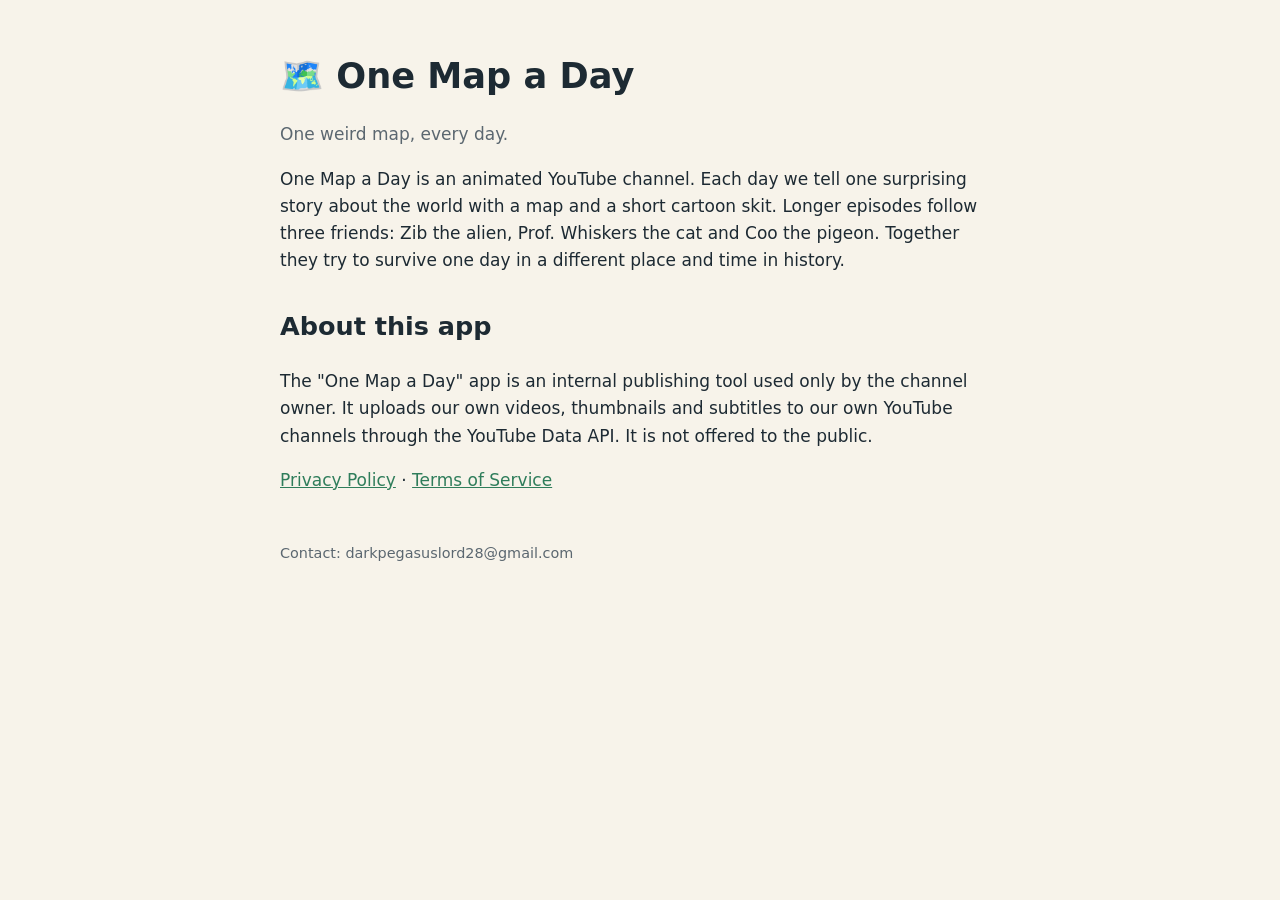
<file: index.html>
<!doctype html><html lang="en"><head><meta charset="utf-8"><meta name="viewport" content="width=device-width,initial-scale=1">
<title>One Map a Day</title><meta name="description" content="One Map a Day — animated map stories and history episodes."><link rel="stylesheet" href="style.css"></head>
<body><main>
<h1>🗺️ One Map a Day</h1>
<p class="muted">One weird map, every day.</p>
<p>One Map a Day is an animated YouTube channel. Each day we tell one surprising story about the world with a map and a short cartoon skit. Longer episodes follow three friends: Zib the alien, Prof. Whiskers the cat and Coo the pigeon. Together they try to survive one day in a different place and time in history.</p>
<h2>About this app</h2>
<p>The "One Map a Day" app is an internal publishing tool used only by the channel owner. It uploads our own videos, thumbnails and subtitles to our own YouTube channels through the YouTube Data API. It is not offered to the public.</p>
<p><a href="privacy.html">Privacy Policy</a> · <a href="terms.html">Terms of Service</a></p>
<footer class="muted">Contact: darkpegasuslord28@gmail.com</footer>
</main></body></html>
</file>
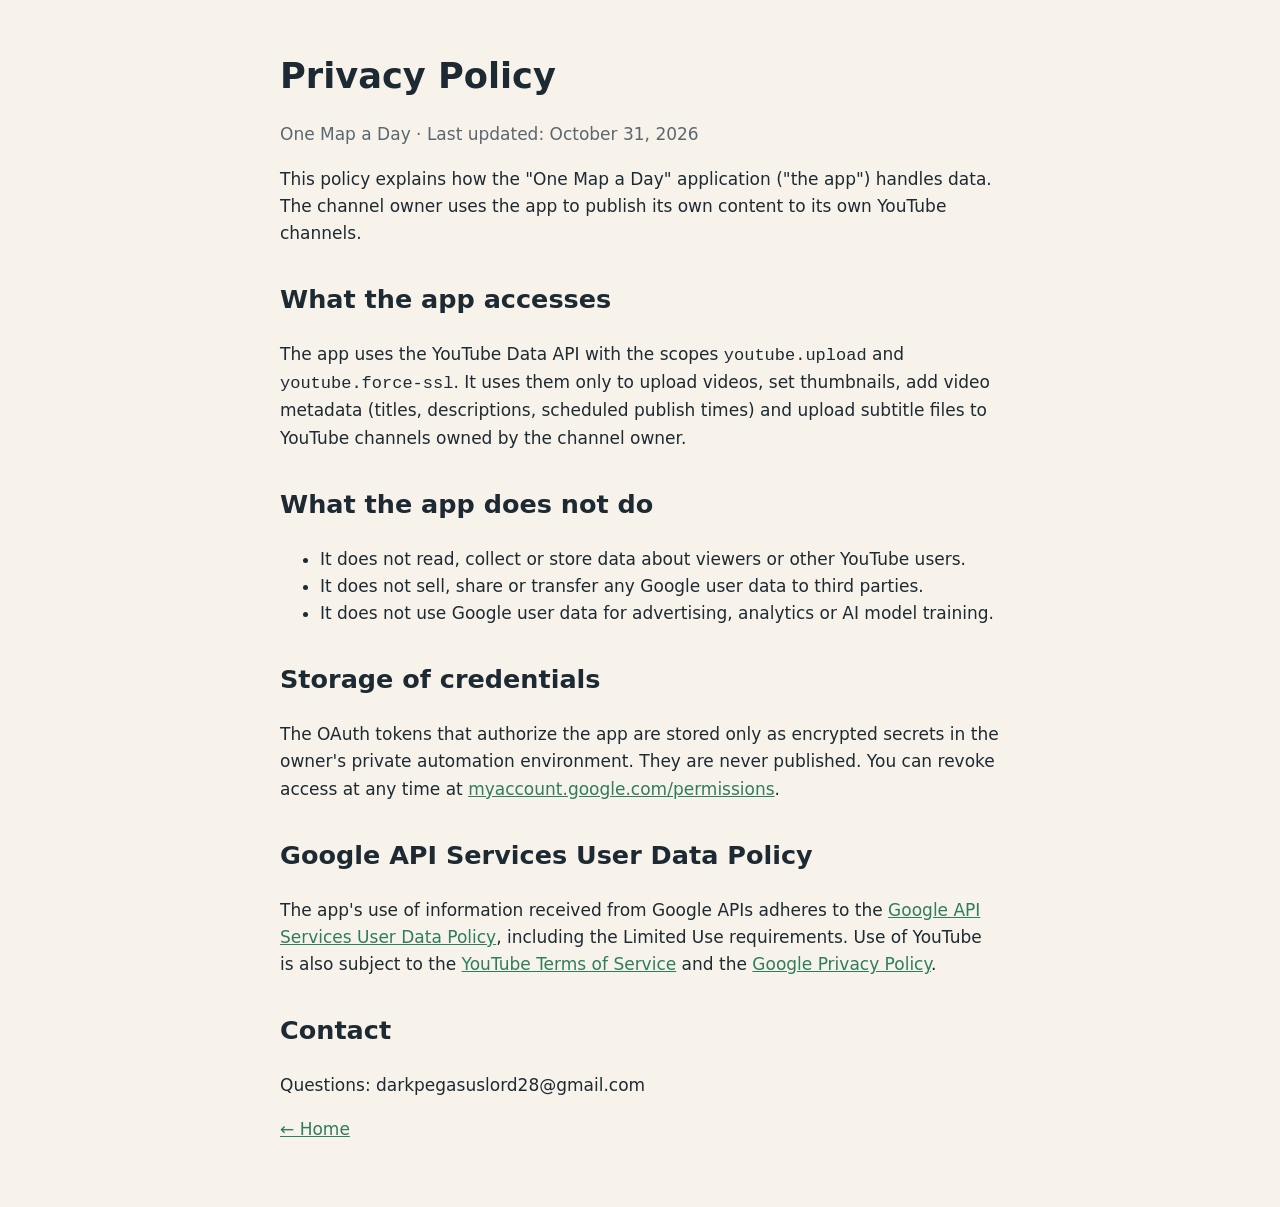
<file: privacy.html>
<!doctype html><html lang="en"><head><meta charset="utf-8"><meta name="viewport" content="width=device-width,initial-scale=1">
<title>Privacy Policy</title><link rel="stylesheet" href="style.css"></head>
<body><main>
<h1>Privacy Policy</h1>
<p class="muted">One Map a Day · Last updated: October 31, 2026</p>
<p>This policy explains how the "One Map a Day" application ("the app") handles data. The channel owner uses the app to publish its own content to its own YouTube channels.</p>
<h2>What the app accesses</h2>
<p>The app uses the YouTube Data API with the scopes <code>youtube.upload</code> and <code>youtube.force-ssl</code>. It uses them only to upload videos, set thumbnails, add video metadata (titles, descriptions, scheduled publish times) and upload subtitle files to YouTube channels owned by the channel owner.</p>
<h2>What the app does not do</h2>
<ul>
<li>It does not read, collect or store data about viewers or other YouTube users.</li>
<li>It does not sell, share or transfer any Google user data to third parties.</li>
<li>It does not use Google user data for advertising, analytics or AI model training.</li>
</ul>
<h2>Storage of credentials</h2>
<p>The OAuth tokens that authorize the app are stored only as encrypted secrets in the owner's private automation environment. They are never published. You can revoke access at any time at <a href="https://myaccount.google.com/permissions">myaccount.google.com/permissions</a>.</p>
<h2>Google API Services User Data Policy</h2>
<p>The app's use of information received from Google APIs adheres to the <a href="https://developers.google.com/terms/api-services-user-data-policy">Google API Services User Data Policy</a>, including the Limited Use requirements. Use of YouTube is also subject to the <a href="https://www.youtube.com/t/terms">YouTube Terms of Service</a> and the <a href="https://policies.google.com/privacy">Google Privacy Policy</a>.</p>
<h2>Contact</h2>
<p>Questions: darkpegasuslord28@gmail.com</p>
<p><a href="index.html">← Home</a></p>
</main></body></html>
</file>
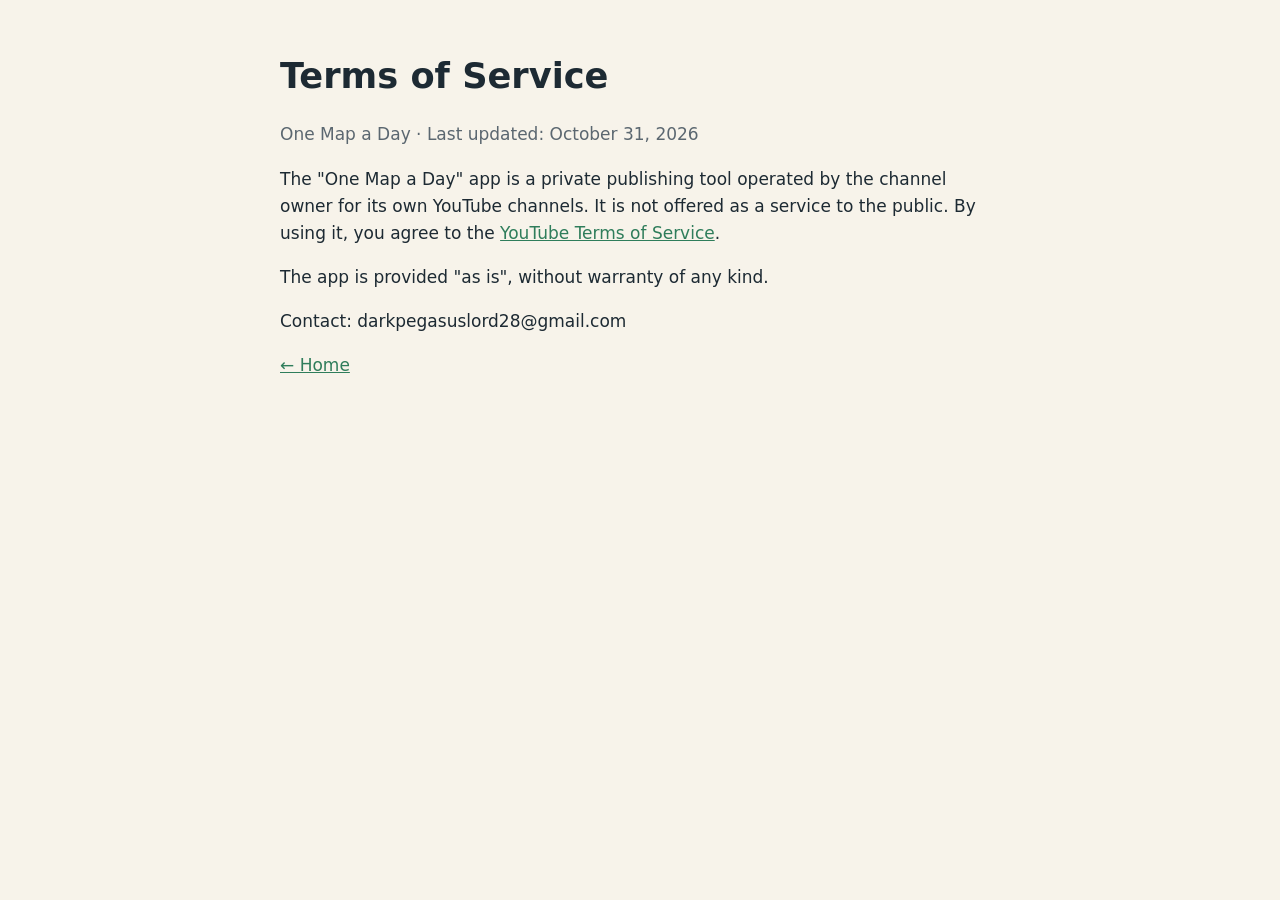
<file: terms.html>
<!doctype html><html lang="en"><head><meta charset="utf-8"><meta name="viewport" content="width=device-width,initial-scale=1">
<title>Terms of Service</title><link rel="stylesheet" href="style.css"></head>
<body><main>
<h1>Terms of Service</h1>
<p class="muted">One Map a Day · Last updated: October 31, 2026</p>
<p>The "One Map a Day" app is a private publishing tool operated by the channel owner for its own YouTube channels. It is not offered as a service to the public. By using it, you agree to the <a href="https://www.youtube.com/t/terms">YouTube Terms of Service</a>.</p>
<p>The app is provided "as is", without warranty of any kind.</p>
<p>Contact: darkpegasuslord28@gmail.com</p>
<p><a href="index.html">← Home</a></p>
</main></body></html>
</file>
<file: style.css>
:root{--bg:#f7f3ea;--fg:#1d2a33;--accent:#2f7d5b;--muted:#5b6770}
@media (prefers-color-scheme:dark){:root{--bg:#141b20;--fg:#e9eef1;--accent:#5fc497;--muted:#9aa7b0}}
body{margin:0;background:var(--bg);color:var(--fg);font:17px/1.6 system-ui,-apple-system,Segoe UI,Roboto,sans-serif}
main{max-width:720px;margin:0 auto;padding:48px 16px}
h1{font-size:2.2rem;margin:0 0 8px}h2{margin-top:32px}
a{color:var(--accent)}.muted{color:var(--muted)}footer{margin-top:48px;font-size:.9rem}
</file>
